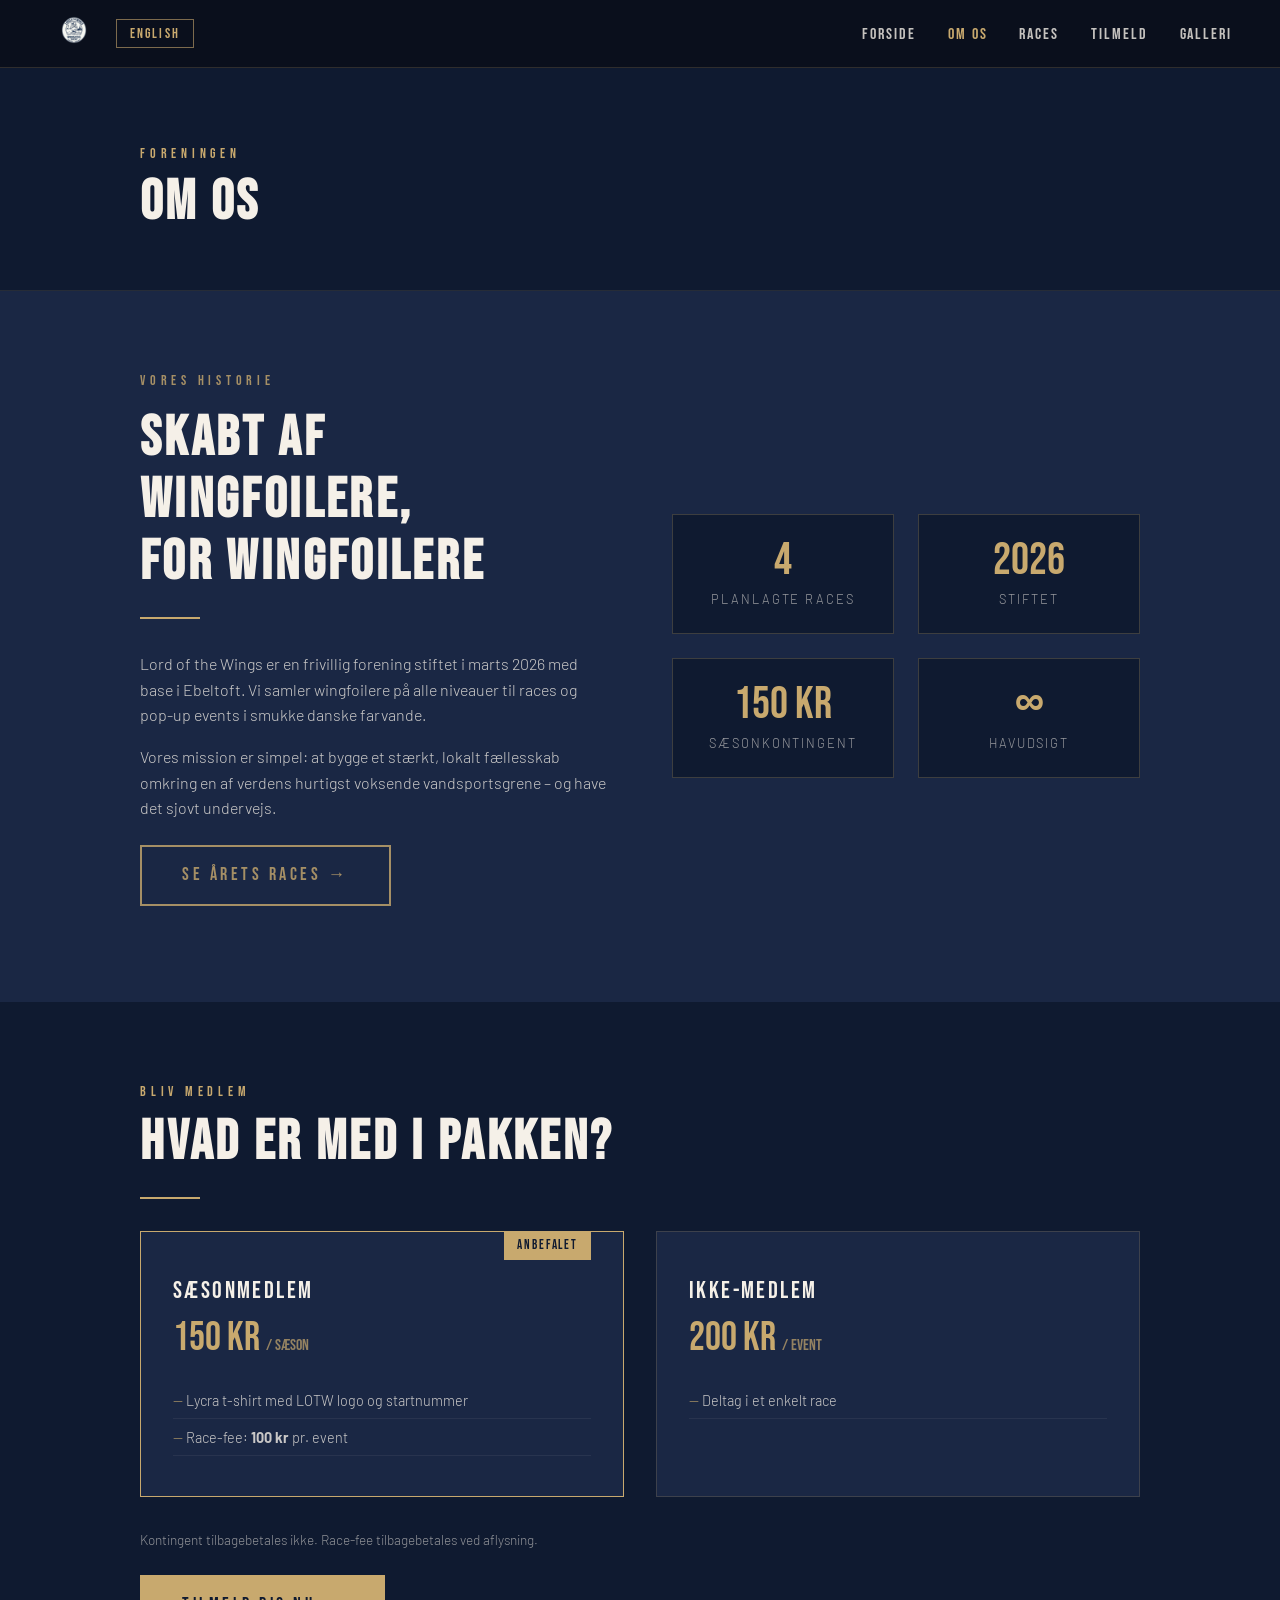
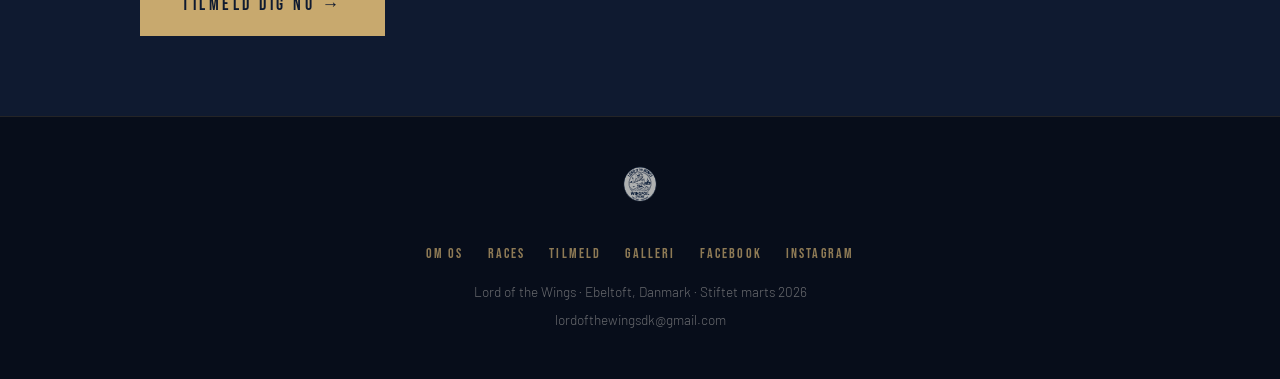
<file: om-os.html>
<!DOCTYPE html>
<html lang="da">
<head>
  <meta charset="UTF-8">
  <meta name="viewport" content="width=device-width, initial-scale=1.0">
  <title>Om os – Lord of the Wings</title>
  <link rel="stylesheet" href="style.css">
</head>
<body>

<!-- NAV -->
<nav>
  <div style="display:flex; align-items:center; gap:1rem;">
    <a href="index.html"><img class="nav-logo" src="LOGO_transparent.png" alt="Lord of the Wings logo"></a>
    <button class="lang-toggle" id="langToggle" onclick="toggleLang()">ENGLISH</button>
  </div>
  <ul class="nav-links">
    <li><a href="index.html" data-da="Forside" data-en="Home">Forside</a></li>
    <li><a href="om-os.html" data-da="Om os" data-en="About">Om os</a></li>
    <li><a href="races.html">Races</a></li>
    <li><a href="tilmelding.html" data-da="Tilmeld" data-en="Sign up">Tilmeld</a></li>
    <li><a href="galleri.html" data-da="Galleri" data-en="Gallery">Galleri</a></li>
  </ul>
</nav>

<!-- PAGE HERO -->
<div class="page-hero">
  <div class="container">
    <p class="section-label" data-da="Foreningen" data-en="The association">Foreningen</p>
    <h1 class="section-title" data-da="Om os" data-en="About us">Om os</h1>
  </div>
</div>

<!-- OM OS -->
<section class="about">
  <div class="container">
    <div class="about-grid">
      <div class="about-text">
        <p class="section-label" data-da="Vores historie" data-en="Our story">Vores historie</p>
        <h2 class="section-title" data-da="Skabt af wingfoilere,<br>for wingfoilere" data-en="Created by wingfoilers,<br>for wingfoilers">Skabt af wingfoilere,<br>for wingfoilere</h2>
        <div class="divider"></div>
        <p data-da="Lord of the Wings er en frivillig forening stiftet i marts 2026 med base i Ebeltoft. Vi samler wingfoilere på alle niveauer til races og pop-up events i smukke danske farvande." data-en="Lord of the Wings is a volunteer association founded in March 2026, based in Ebeltoft. We bring together wingfoilers of all levels for races and pop-up events in beautiful Danish waters.">Lord of the Wings er en frivillig forening stiftet i marts 2026 med base i Ebeltoft. Vi samler wingfoilere på alle niveauer til races og pop-up events i smukke danske farvande.</p>
        <p data-da="Vores mission er simpel: at bygge et stærkt, lokalt fællesskab omkring en af verdens hurtigst voksende vandsportsgrene – og have det sjovt undervejs." data-en="Our mission is simple: to build a strong, local community around one of the world's fastest-growing water sports – and have fun along the way.">Vores mission er simpel: at bygge et stærkt, lokalt fællesskab omkring en af verdens hurtigst voksende vandsportsgrene – og have det sjovt undervejs.</p>
        <p style="margin-top:1.5rem">
          <a class="btn" href="races.html" data-da="Se årets races →" data-en="See this year's races →">Se årets races →</a>
        </p>
      </div>
      <div class="about-stats">
        <div class="stat-card">
          <div class="stat-number">4</div>
          <div class="stat-label" data-da="Planlagte races" data-en="Planned races">Planlagte races</div>
        </div>
        <div class="stat-card">
          <div class="stat-number">2026</div>
          <div class="stat-label" data-da="Stiftet" data-en="Founded">Stiftet</div>
        </div>
        <div class="stat-card">
          <div class="stat-number">150 kr</div>
          <div class="stat-label" data-da="Sæsonkontingent" data-en="Season membership">Sæsonkontingent</div>
        </div>
        <div class="stat-card">
          <div class="stat-number">∞</div>
          <div class="stat-label" data-da="Havudsigt" data-en="Ocean view">Havudsigt</div>
        </div>
      </div>
    </div>
  </div>
</section>

<!-- KONTINGENT -->
<section class="membership" id="kontingent">
  <div class="container">
    <p class="section-label" data-da="Bliv medlem" data-en="Become a member">Bliv medlem</p>
    <h2 class="section-title" data-da="Hvad er med i pakken?" data-en="What's included?">Hvad er med i pakken?</h2>
    <div class="divider"></div>
    <div class="membership-cards">

      <div class="card featured">
        <div class="card-badge" data-da="Anbefalet" data-en="Recommended">Anbefalet</div>
        <div class="card-title" data-da="Sæsonmedlem" data-en="Season member">Sæsonmedlem</div>
        <div class="card-price">150 kr <span data-da="/ sæson" data-en="/ season">/ sæson</span></div>
        <ul>
          <li data-da="Lycra t-shirt med LOTW logo og startnummer" data-en="Lycra t-shirt with LOTW logo and race number">Lycra t-shirt med LOTW logo og startnummer</li>
          <li data-da="Race-fee: <strong>100 kr</strong> pr. event" data-en="Race fee: <strong>100 kr</strong> per event">Race-fee: <strong>100 kr</strong> pr. event</li>
        </ul>
      </div>

      <div class="card">
        <div class="card-title" data-da="Ikke-medlem" data-en="Non-member">Ikke-medlem</div>
        <div class="card-price">200 kr <span>/ event</span></div>
        <ul>
          <li data-da="Deltag i et enkelt race" data-en="Participate in a single race">Deltag i et enkelt race</li>
        </ul>
      </div>

    </div>
    <p style="margin-top:2rem; font-size:0.85rem; opacity:0.55;" data-da="Kontingent tilbagebetales ikke. Race-fee tilbagebetales ved aflysning." data-en="Membership fee is non-refundable. Race fee is refunded in case of cancellation.">Kontingent tilbagebetales ikke. Race-fee tilbagebetales ved aflysning.</p>
    <p style="margin-top:1.5rem">
      <a class="btn btn-solid" href="tilmelding.html" data-da="Tilmeld dig nu →" data-en="Sign up now →">Tilmeld dig nu →</a>
    </p>
  </div>
</section>

<!-- FOOTER -->
<footer>
  <img class="footer-logo" src="LOGO_transparent.png" alt="LOTW">
  <div class="footer-links">
    <a href="om-os.html" data-da="Om os" data-en="About">Om os</a>
    <a href="races.html">Races</a>
    <a href="tilmelding.html" data-da="Tilmeld" data-en="Sign up">Tilmeld</a>
    <a href="galleri.html" data-da="Galleri" data-en="Gallery">Galleri</a>
    <a href="https://www.facebook.com/profile.php?id=61580798024798" target="_blank">Facebook</a>
    <a href="https://www.instagram.com/lordofthewings_dk" target="_blank">Instagram</a>
  </div>
  <p data-da="Lord of the Wings · Ebeltoft, Danmark · Stiftet marts 2026" data-en="Lord of the Wings · Ebeltoft, Denmark · Founded March 2026">Lord of the Wings · Ebeltoft, Danmark · Stiftet marts 2026</p>
  <p style="margin-top:0.4rem;">lordofthewingsdk@gmail.com</p>
</footer>

<script src="script.js"></script>
</body>
</html>
</file>
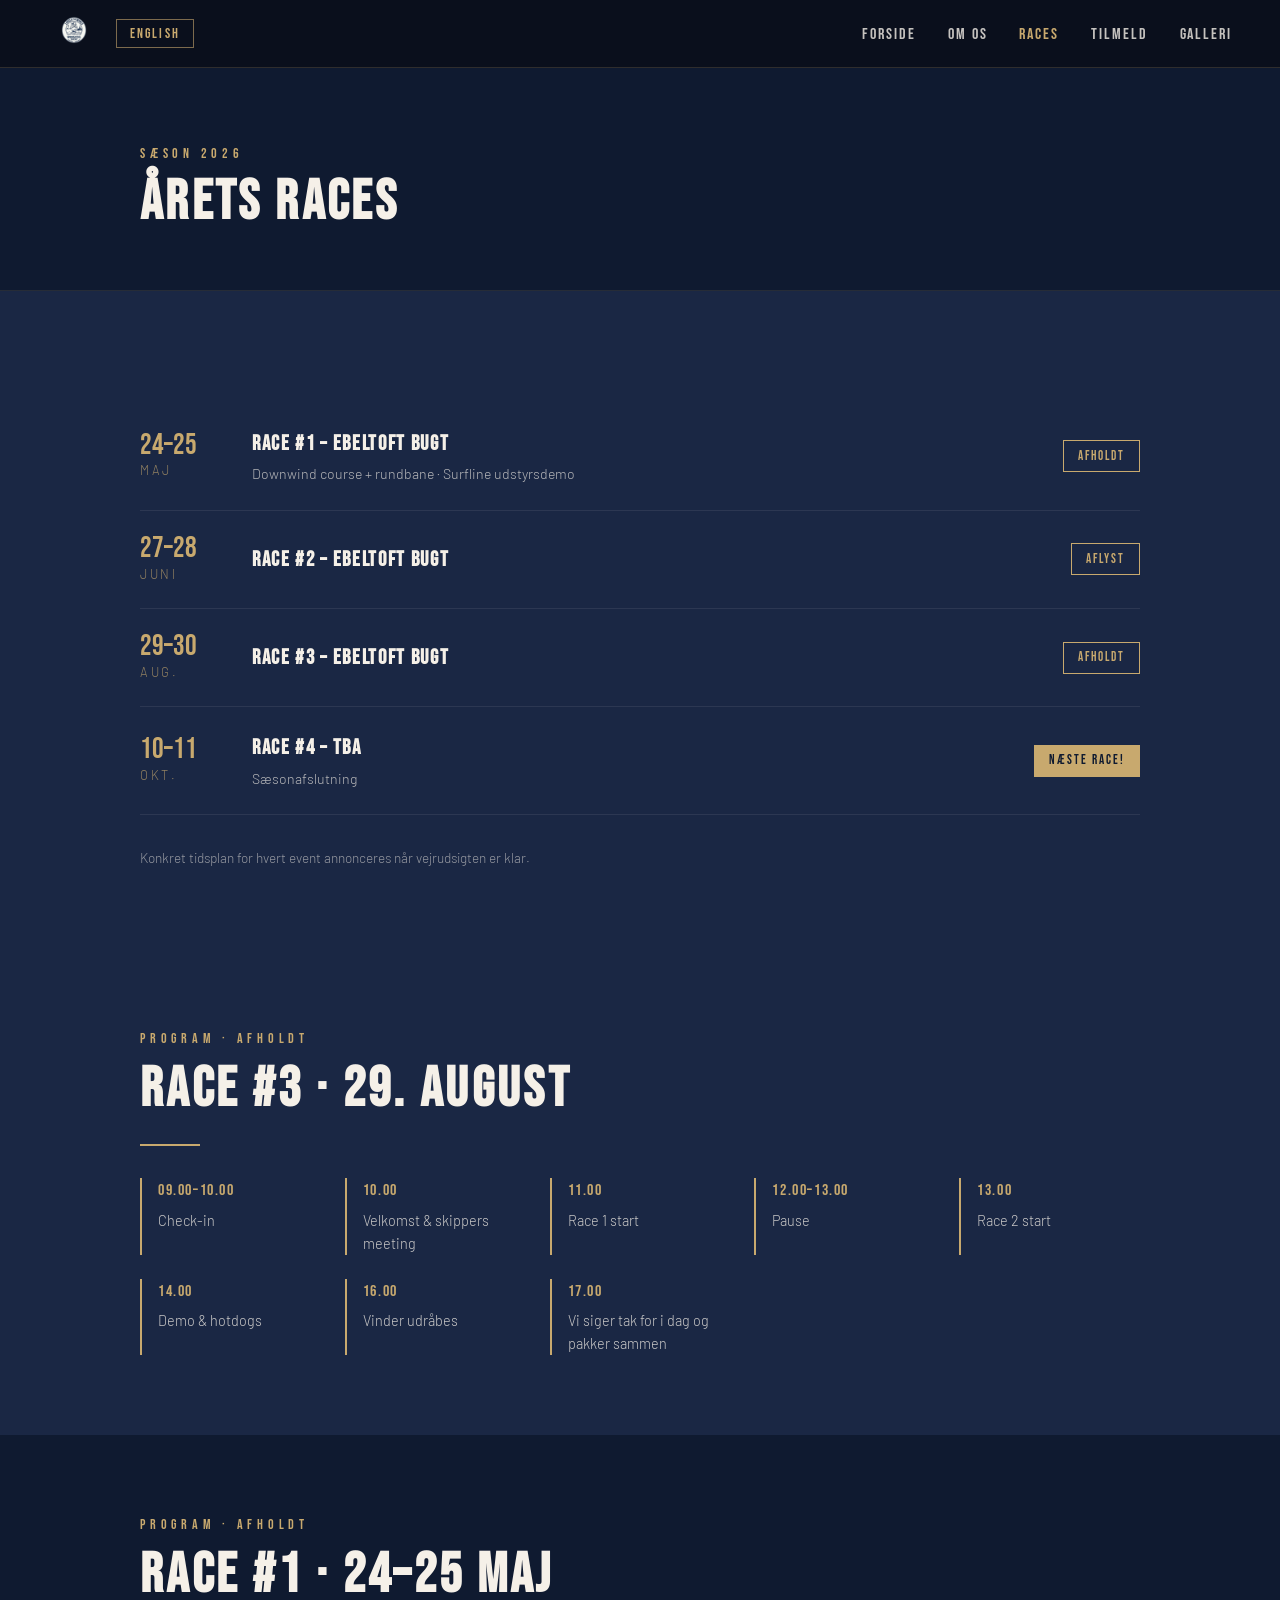
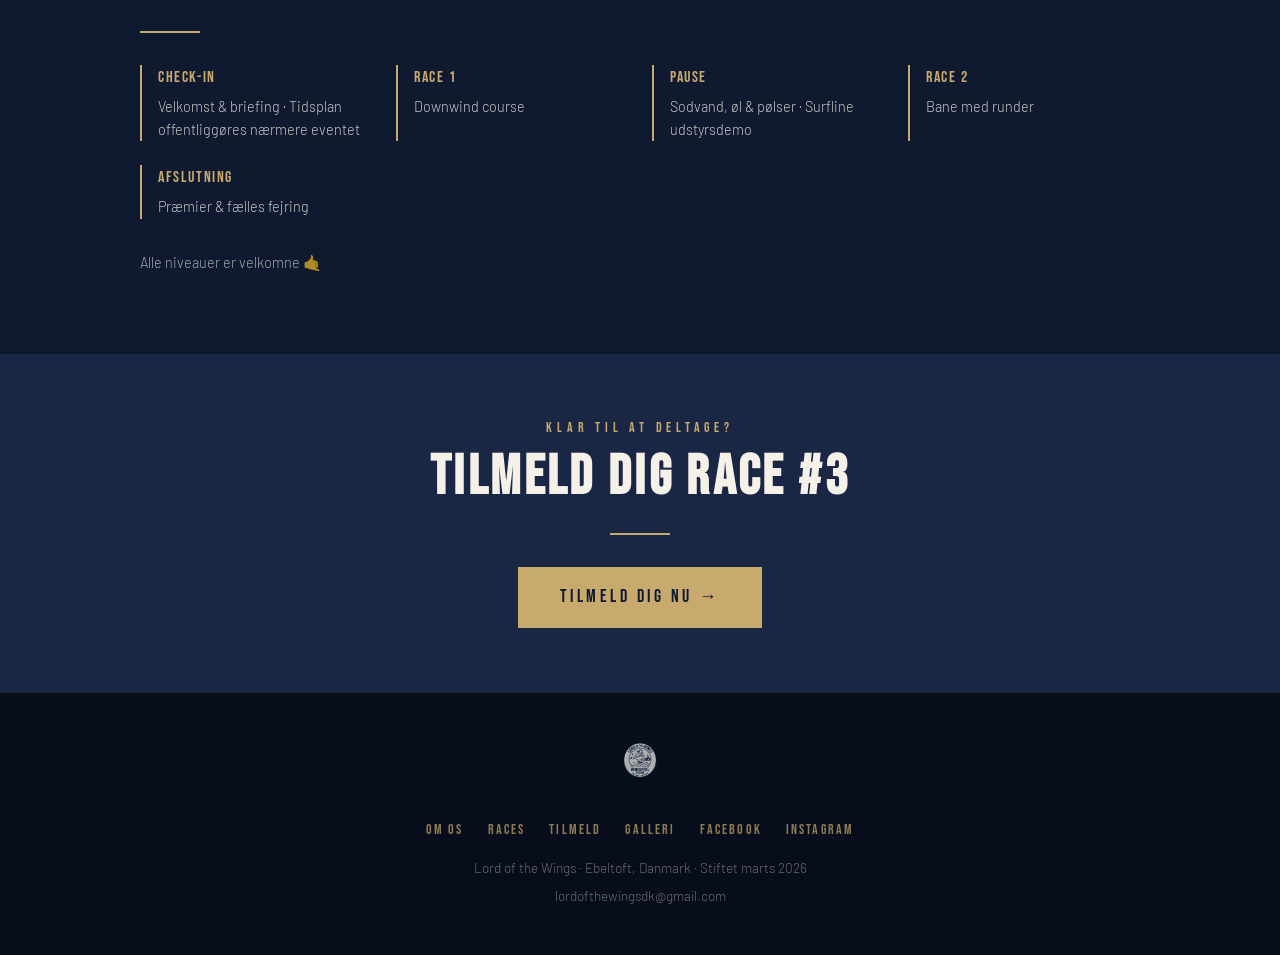
<file: races.html>
<!DOCTYPE html>
<html lang="da">
<head>
  <meta charset="UTF-8">
  <meta name="viewport" content="width=device-width, initial-scale=1.0">
  <title>Races – Lord of the Wings</title>
  <link rel="stylesheet" href="style.css">
</head>
<body>

<!-- NAV -->
<nav>
  <div style="display:flex; align-items:center; gap:1rem;">
    <a href="index.html"><img class="nav-logo" src="LOGO_transparent.png" alt="Lord of the Wings logo"></a>
    <button class="lang-toggle" id="langToggle" onclick="toggleLang()">ENGLISH</button>
  </div>
  <ul class="nav-links">
    <li><a href="index.html" data-da="Forside" data-en="Home">Forside</a></li>
    <li><a href="om-os.html" data-da="Om os" data-en="About">Om os</a></li>
    <li><a href="races.html">Races</a></li>
    <li><a href="tilmelding.html" data-da="Tilmeld" data-en="Sign up">Tilmeld</a></li>
    <li><a href="galleri.html" data-da="Galleri" data-en="Gallery">Galleri</a></li>
  </ul>
</nav>

<!-- PAGE HERO -->
<div class="page-hero">
  <div class="container">
    <p class="section-label" data-da="Sæson 2026" data-en="Season 2026">Sæson 2026</p>
    <h1 class="section-title" data-da="Årets races" data-en="This year's races">Årets races</h1>
  </div>
</div>

<!-- RACES -->
<section class="races">
  <div class="container">
    <div class="race-list">

      <div class="race-item">
        <div>
          <div class="race-date">24–25</div>
          <div class="race-month" data-da="Maj" data-en="May">Maj</div>
        </div>
        <div class="race-info">
          <h3>Race #1 – Ebeltoft Bugt</h3>
          <p data-da="Downwind course + rundbane · Surfline udstyrsdemo" data-en="Downwind course + lap race · Surfline gear demo">Downwind course + rundbane · Surfline udstyrsdemo</p>
        </div>
        <div class="race-badge" data-da="Afholdt" data-en="Completed">Afholdt</div>
      </div>

      <div class="race-item">
        <div>
          <div class="race-date">27–28</div>
          <div class="race-month" data-da="Juni" data-en="June">Juni</div>
        </div>
        <div class="race-info">
          <h3>Race #2 – Ebeltoft Bugt</h3>
        </div>
        <div class="race-badge" data-da="Aflyst" data-en="Cancelled">Aflyst</div>
      </div>

      <div class="race-item">
        <div>
          <div class="race-date">29–30</div>
          <div class="race-month" data-da="Aug." data-en="Aug.">Aug.</div>
        </div>
        <div class="race-info">
          <h3>Race #3 – Ebeltoft Bugt</h3>
        </div>
        <div class="race-badge" data-da="Afholdt" data-en="Completed">Afholdt</div>
      </div>

      <div class="race-item">
        <div>
          <div class="race-date">10–11</div>
          <div class="race-month" data-da="Okt." data-en="Oct.">Okt.</div>
        </div>
        <div class="race-info">
          <h3>Race #4 – TBA</h3>
          <p data-da="Sæsonafslutning" data-en="Season finale">Sæsonafslutning</p>
        </div>
        <div class="race-badge next" data-da="Næste race!" data-en="Next race!">Næste race!</div>
      </div>

    </div>
    <p style="margin-top:2rem; font-size:0.85rem; opacity:0.55;" data-da="Konkret tidsplan for hvert event annonceres når vejrudsigten er klar." data-en="Detailed schedule for each event will be announced when the weather forecast is ready.">Konkret tidsplan for hvert event annonceres når vejrudsigten er klar.</p>
  </div>
</section>

<!-- PROGRAM RACE #3 -->
<section style="background:var(--navy); padding:5rem 2rem;">
  <div class="container">
    <p class="section-label" data-da="Program · Afholdt" data-en="Programme · Completed">Program · Afholdt</p>
    <h2 class="section-title" data-da="Race #3 · 29. August" data-en="Race #3 · 29 August">Race #3 · 29. August</h2>
    <div class="divider"></div>
    <div style="display:grid; grid-template-columns: repeat(auto-fit, minmax(180px, 1fr)); gap:1.5rem;">
      <div style="border-left:2px solid var(--gold); padding-left:1rem;">
        <div style="font-family:'Bebas Neue',sans-serif; color:var(--gold); font-size:1rem; letter-spacing:0.1em;">09.00–10.00</div>
        <div style="font-size:0.9rem; opacity:0.8; margin-top:0.3rem;" data-da="Check-in" data-en="Check-in">Check-in</div>
      </div>
      <div style="border-left:2px solid var(--gold); padding-left:1rem;">
        <div style="font-family:'Bebas Neue',sans-serif; color:var(--gold); font-size:1rem; letter-spacing:0.1em;">10.00</div>
        <div style="font-size:0.9rem; opacity:0.8; margin-top:0.3rem;" data-da="Velkomst &amp; skippers meeting" data-en="Welcome &amp; skippers meeting">Velkomst &amp; skippers meeting</div>
      </div>
      <div style="border-left:2px solid var(--gold); padding-left:1rem;">
        <div style="font-family:'Bebas Neue',sans-serif; color:var(--gold); font-size:1rem; letter-spacing:0.1em;">11.00</div>
        <div style="font-size:0.9rem; opacity:0.8; margin-top:0.3rem;" data-da="Race 1 start" data-en="Race 1 start">Race 1 start</div>
      </div>
      <div style="border-left:2px solid var(--gold); padding-left:1rem;">
        <div style="font-family:'Bebas Neue',sans-serif; color:var(--gold); font-size:1rem; letter-spacing:0.1em;">12.00–13.00</div>
        <div style="font-size:0.9rem; opacity:0.8; margin-top:0.3rem;" data-da="Pause" data-en="Break">Pause</div>
      </div>
      <div style="border-left:2px solid var(--gold); padding-left:1rem;">
        <div style="font-family:'Bebas Neue',sans-serif; color:var(--gold); font-size:1rem; letter-spacing:0.1em;">13.00</div>
        <div style="font-size:0.9rem; opacity:0.8; margin-top:0.3rem;" data-da="Race 2 start" data-en="Race 2 start">Race 2 start</div>
      </div>
      <div style="border-left:2px solid var(--gold); padding-left:1rem;">
        <div style="font-family:'Bebas Neue',sans-serif; color:var(--gold); font-size:1rem; letter-spacing:0.1em;">14.00</div>
        <div style="font-size:0.9rem; opacity:0.8; margin-top:0.3rem;" data-da="Demo &amp; hotdogs" data-en="Demo &amp; hot dogs">Demo &amp; hotdogs</div>
      </div>
      <div style="border-left:2px solid var(--gold); padding-left:1rem;">
        <div style="font-family:'Bebas Neue',sans-serif; color:var(--gold); font-size:1rem; letter-spacing:0.1em;">16.00</div>
        <div style="font-size:0.9rem; opacity:0.8; margin-top:0.3rem;" data-da="Vinder udråbes" data-en="Winner announced">Vinder udråbes</div>
      </div>
      <div style="border-left:2px solid var(--gold); padding-left:1rem;">
        <div style="font-family:'Bebas Neue',sans-serif; color:var(--gold); font-size:1rem; letter-spacing:0.1em;">17.00</div>
        <div style="font-size:0.9rem; opacity:0.8; margin-top:0.3rem;" data-da="Vi siger tak for i dag og pakker sammen" data-en="We say goodbye and pack up">Vi siger tak for i dag og pakker sammen</div>
      </div>
    </div>
  </div>
</section>

<!-- PROGRAM RACE #1 -->
<section style="background:var(--navy-dark); padding:5rem 2rem;">
  <div class="container">
    <p class="section-label" data-da="Program · Afholdt" data-en="Programme · Completed">Program · Afholdt</p>
    <h2 class="section-title" data-da="Race #1 · 24–25 Maj" data-en="Race #1 · 24–25 May">Race #1 · 24–25 Maj</h2>
    <div class="divider"></div>
    <div style="display:grid; grid-template-columns: repeat(auto-fit, minmax(200px, 1fr)); gap:1.5rem; margin-top:1.5rem;">
      <div style="border-left:2px solid var(--gold); padding-left:1rem;">
        <div style="font-family:'Bebas Neue',sans-serif; color:var(--gold); font-size:1rem; letter-spacing:0.1em;">Check-in</div>
        <div style="font-size:0.9rem; opacity:0.8; margin-top:0.3rem;" data-da="Velkomst &amp; briefing · Tidsplan offentliggøres nærmere eventet" data-en="Welcome &amp; briefing · Schedule published closer to the event">Velkomst &amp; briefing · Tidsplan offentliggøres nærmere eventet</div>
      </div>
      <div style="border-left:2px solid var(--gold); padding-left:1rem;">
        <div style="font-family:'Bebas Neue',sans-serif; color:var(--gold); font-size:1rem; letter-spacing:0.1em;">Race 1</div>
        <div style="font-size:0.9rem; opacity:0.8; margin-top:0.3rem;">Downwind course</div>
      </div>
      <div style="border-left:2px solid var(--gold); padding-left:1rem;">
        <div style="font-family:'Bebas Neue',sans-serif; color:var(--gold); font-size:1rem; letter-spacing:0.1em;" data-da="Pause" data-en="Break">Pause</div>
        <div style="font-size:0.9rem; opacity:0.8; margin-top:0.3rem;" data-da="Sodvand, øl &amp; pølser · Surfline udstyrsdemo" data-en="Soft drinks, beer &amp; hot dogs · Surfline gear demo">Sodvand, øl &amp; pølser · Surfline udstyrsdemo</div>
      </div>
      <div style="border-left:2px solid var(--gold); padding-left:1rem;">
        <div style="font-family:'Bebas Neue',sans-serif; color:var(--gold); font-size:1rem; letter-spacing:0.1em;">Race 2</div>
        <div style="font-size:0.9rem; opacity:0.8; margin-top:0.3rem;" data-da="Bane med runder" data-en="Lap course">Bane med runder</div>
      </div>
      <div style="border-left:2px solid var(--gold); padding-left:1rem;">
        <div style="font-family:'Bebas Neue',sans-serif; color:var(--gold); font-size:1rem; letter-spacing:0.1em;" data-da="Afslutning" data-en="Finish">Afslutning</div>
        <div style="font-size:0.9rem; opacity:0.8; margin-top:0.3rem;" data-da="Præmier &amp; fælles fejring" data-en="Prizes &amp; celebration">Præmier &amp; fælles fejring</div>
      </div>
    </div>
    <p style="margin-top:2rem; font-size:0.9rem; opacity:0.65;" data-da="Alle niveauer er velkomne 🤙" data-en="All levels welcome 🤙">Alle niveauer er velkomne 🤙</p>
  </div>
</section>

<!-- CTA -->
<section style="background:var(--navy); padding:4rem 2rem; text-align:center;">
  <div class="container">
    <p class="section-label" data-da="Klar til at deltage?" data-en="Ready to join?">Klar til at deltage?</p>
    <h2 class="section-title" data-da="Tilmeld dig Race #3" data-en="Sign up for Race #3">Tilmeld dig Race #3</h2>
    <div class="divider" style="margin:0 auto 2rem;"></div>
    <a class="btn btn-solid" href="tilmelding.html" data-da="Tilmeld dig nu →" data-en="Sign up now →">Tilmeld dig nu →</a>
  </div>
</section>

<!-- FOOTER -->
<footer>
  <img class="footer-logo" src="LOGO_transparent.png" alt="LOTW">
  <div class="footer-links">
    <a href="om-os.html" data-da="Om os" data-en="About">Om os</a>
    <a href="races.html">Races</a>
    <a href="tilmelding.html" data-da="Tilmeld" data-en="Sign up">Tilmeld</a>
    <a href="galleri.html" data-da="Galleri" data-en="Gallery">Galleri</a>
    <a href="https://www.facebook.com/profile.php?id=61580798024798" target="_blank">Facebook</a>
    <a href="https://www.instagram.com/lordofthewings_dk" target="_blank">Instagram</a>
  </div>
  <p data-da="Lord of the Wings · Ebeltoft, Danmark · Stiftet marts 2026" data-en="Lord of the Wings · Ebeltoft, Denmark · Founded March 2026">Lord of the Wings · Ebeltoft, Danmark · Stiftet marts 2026</p>
  <p style="margin-top:0.4rem;">lordofthewingsdk@gmail.com</p>
</footer>

<script src="script.js"></script>
</body>
</html>
</file>
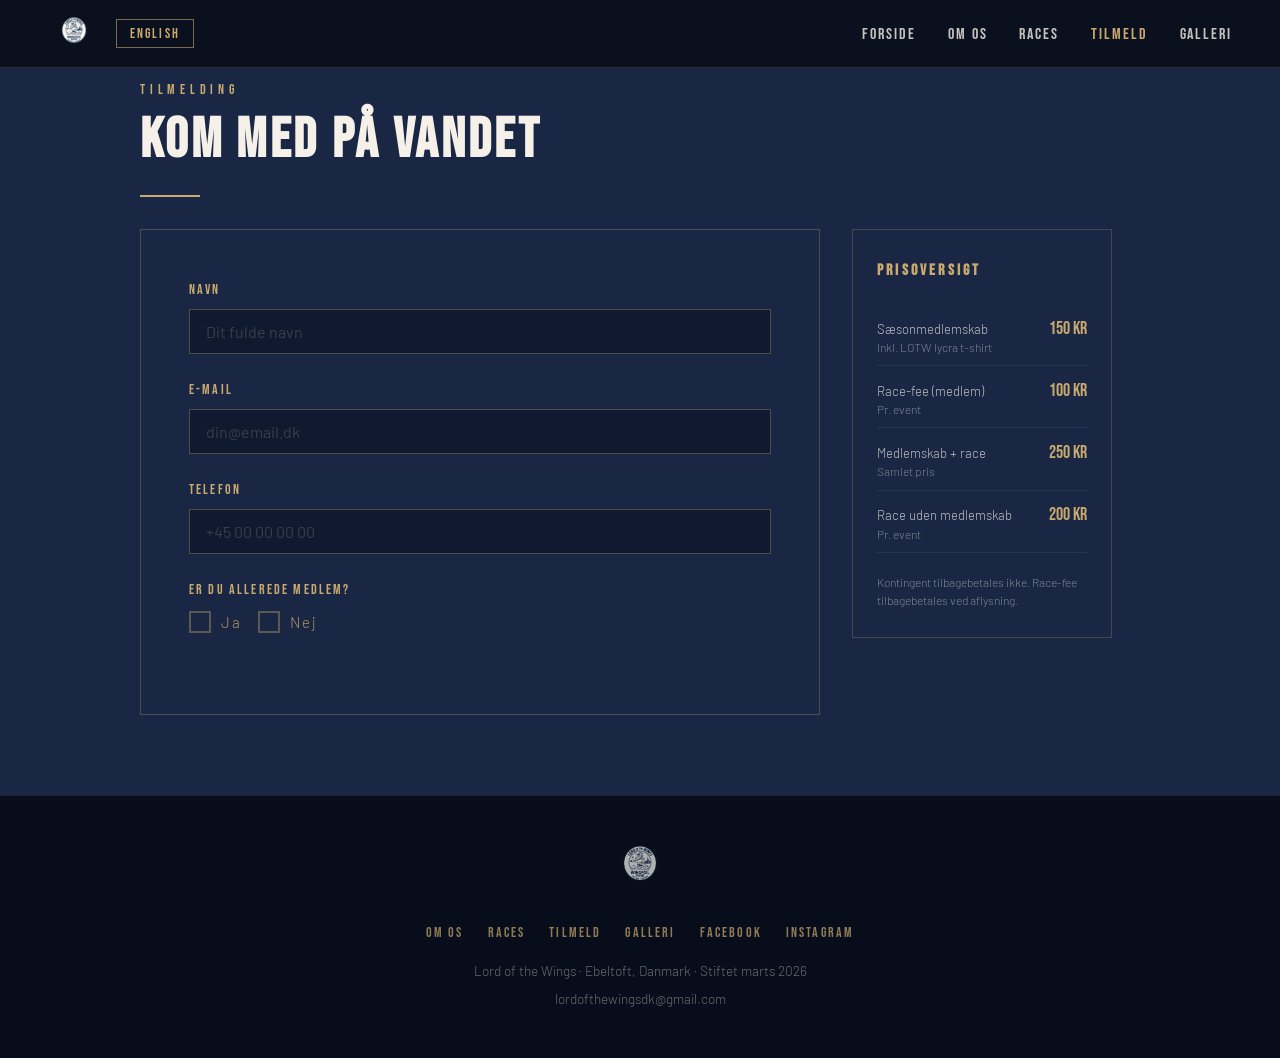
<file: tilmelding.html>
<!DOCTYPE html>
<html lang="da">
<head>
  <meta charset="UTF-8">
  <meta name="viewport" content="width=device-width, initial-scale=1.0">
  <title>Tilmelding – Lord of the Wings</title>
  <link rel="stylesheet" href="style.css">
</head>
<body>

<!-- NAV -->
<nav>
  <div style="display:flex; align-items:center; gap:1rem;">
    <a href="index.html"><img class="nav-logo" src="LOGO_transparent.png" alt="Lord of the Wings logo"></a>
    <button class="lang-toggle" id="langToggle" onclick="toggleLang()">ENGLISH</button>
  </div>
  <ul class="nav-links">
    <li><a href="index.html" data-da="Forside" data-en="Home">Forside</a></li>
    <li><a href="om-os.html" data-da="Om os" data-en="About">Om os</a></li>
    <li><a href="races.html">Races</a></li>
    <li><a href="tilmelding.html" data-da="Tilmeld" data-en="Sign up">Tilmeld</a></li>
    <li><a href="galleri.html" data-da="Galleri" data-en="Gallery">Galleri</a></li>
  </ul>
</nav>

<!-- TILMELDING -->
<section class="signup" id="tilmeld" style="background:var(--navy);">
  <div class="container">
    <p class="section-label" data-da="Tilmelding" data-en="Sign up">Tilmelding</p>
    <h2 class="section-title" data-da="Kom med på vandet" data-en="Join us on the water">Kom med på vandet</h2>
    <div class="divider"></div>

    <div class="signup-layout">
    <div class="signup-box">

      <div class="form-success" id="formSuccess">
        <h3 data-da="Tak for din tilmelding!" data-en="Thanks for signing up!">Tak for din tilmelding!</h3>
        <p data-da="Vi har sendt en bekræftelse til din e-mailadresse." data-en="We've sent a confirmation to your email address." style="opacity:0.8;">Vi har sendt en bekræftelse til din e-mailadresse.</p>
      </div>

      <!-- Skeleton forms til Netlify registrering -->
      <form name="tilmelding-da" netlify netlify-honeypot="bot-field" hidden>
        <input name="navn"><input name="email"><input name="telefon"><input name="type"><input name="bot-field">
      </form>
      <form name="tilmelding-en" netlify netlify-honeypot="bot-field" hidden>
        <input name="navn"><input name="email"><input name="telefon"><input name="type"><input name="bot-field">
      </form>

      <form id="tilmeldingForm">
        <input type="hidden" name="type" id="typeHidden">
        <p style="display:none"><input name="bot-field"></p>

        <div class="form-group">
          <label for="navn" data-da="NAVN" data-en="NAME">NAVN</label>
          <input type="text" id="navn" name="navn" placeholder="Dit fulde navn" required>
        </div>
        <div class="form-group">
          <label for="email" data-da="E-MAIL" data-en="EMAIL">E-MAIL</label>
          <input type="email" id="email" name="email" placeholder="din@email.dk" required>
        </div>
        <div class="form-group">
          <label for="telefon" data-da="TELEFON" data-en="PHONE">TELEFON</label>
          <input type="tel" id="telefon" name="telefon" placeholder="+45 00 00 00 00" required>
        </div>

        <!-- Spørgsmål 1 -->
        <div class="form-group" id="q1">
          <label data-da="ER DU ALLEREDE MEDLEM?" data-en="ARE YOU ALREADY A MEMBER?">ER DU ALLEREDE MEDLEM?</label>
          <div class="radio-group">
            <label><input type="radio" name="er_medlem" value="ja" onchange="handleMedlem()"><span class="radio-box"></span> <span data-da="Ja" data-en="Yes">Ja</span></label>
            <label><input type="radio" name="er_medlem" value="nej" onchange="handleMedlem()"><span class="radio-box"></span> <span data-da="Nej" data-en="No">Nej</span></label>
          </div>
        </div>

        <!-- Svar: allerede medlem → vis pris direkte -->
        <div id="result-ja" style="display:none;">
          <div class="price-display">
            <div class="price-display-title" data-da="Race 10.10–11.10 tilmelding" data-en="Race 10.10–11.10 registration">Race 10.10–11.10 tilmelding</div>
            <div class="price-display-amount">100 kr.</div>
          </div>
        </div>

        <!-- Spørgsmål 2 (kun hvis ikke-medlem) -->
        <div class="form-group" id="q2" style="display:none;">
          <label data-da="ØNSKER DU AT BLIVE MEDLEM?" data-en="WOULD YOU LIKE TO BECOME A MEMBER?">ØNSKER DU AT BLIVE MEDLEM?</label>
          <div class="radio-group">
            <label><input type="radio" name="vil_medlem" value="ja" onchange="handleVilMedlem()"><span class="radio-box"></span> <span data-da="Ja" data-en="Yes">Ja</span></label>
            <label><input type="radio" name="vil_medlem" value="nej" onchange="handleVilMedlem()"><span class="radio-box"></span> <span data-da="Nej" data-en="No">Nej</span></label>
          </div>
        </div>

        <!-- Svar: vil blive medlem → to valgmuligheder -->
        <div id="result-vil-ja" style="display:none;">
          <label class="option-card" id="card-kun-medlem" onclick="selectOption(this, 'membership-only')">
            <input type="radio" name="valg" value="Kun medlemskab - 150 kr.">
            <div class="option-card-label">
              <div class="option-card-title" data-da="Kun medlemskab" data-en="Membership only">Kun medlemskab</div>
              <div class="option-card-price">150 kr.</div>
            </div>
          </label>
          <label class="option-card" id="card-med-race" onclick="selectOption(this, 'membership-race')">
            <input type="radio" name="valg" value="Medlemskab og race 10.10-11.10 - 250 kr.">
            <div class="option-card-label">
              <div class="option-card-title" data-da="Medlemskab og race 10.10–11.10" data-en="Membership and race 10.10–11.10">Medlemskab og race 10.10–11.10</div>
              <div class="option-card-price">250 kr.</div>
            </div>
          </label>
        </div>

        <!-- Svar: vil ikke blive medlem → vis pris direkte -->
        <div id="result-vil-nej" style="display:none;">
          <div class="price-display">
            <div class="price-display-title" data-da="Race 10.10–11.10 tilmelding uden medlemskab" data-en="Race 10.10–11.10 registration without membership">Race 10.10–11.10 tilmelding uden medlemskab</div>
            <div class="price-display-amount">200 kr.</div>
          </div>
        </div>

        <p id="paymentNote" style="display:none; margin-top:1.5rem; font-size:0.88rem; opacity:0.7;" data-da="Du modtager en bekræftelsesmail med betalingsinformation." data-en="You will receive a confirmation email with payment details.">Du modtager en bekræftelsesmail med betalingsinformation.</p>
        <button type="submit" id="submitBtn" class="btn btn-solid" style="width:100%; margin-top:0.75rem; display:none;" data-da="Send tilmelding" data-en="Submit registration">Send tilmelding</button>
      </form>

    </div><!-- /.signup-box -->

    <!-- PRISOVERSIGT -->
    <aside class="price-sidebar">
      <h3 data-da="Prisoversigt" data-en="Price overview">Prisoversigt</h3>

      <div class="price-row">
        <div class="price-row-label">
          <span data-da="Sæsonmedlemskab" data-en="Season membership">Sæsonmedlemskab</span>
          <small data-da="Inkl. LOTW lycra t-shirt" data-en="Incl. LOTW lycra t-shirt">Inkl. LOTW lycra t-shirt</small>
        </div>
        <div class="price-row-amount">150 kr</div>
      </div>

      <div class="price-row">
        <div class="price-row-label">
          <span data-da="Race-fee (medlem)" data-en="Race fee (member)">Race-fee (medlem)</span>
          <small data-da="Pr. event" data-en="Per event">Pr. event</small>
        </div>
        <div class="price-row-amount">100 kr</div>
      </div>

      <div class="price-row">
        <div class="price-row-label">
          <span data-da="Medlemskab + race" data-en="Membership + race">Medlemskab + race</span>
          <small data-da="Samlet pris" data-en="Combined price">Samlet pris</small>
        </div>
        <div class="price-row-amount">250 kr</div>
      </div>

      <div class="price-row">
        <div class="price-row-label">
          <span data-da="Race uden medlemskab" data-en="Race without membership">Race uden medlemskab</span>
          <small data-da="Pr. event" data-en="Per event">Pr. event</small>
        </div>
        <div class="price-row-amount">200 kr</div>
      </div>

      <p class="price-note" data-da="Kontingent tilbagebetales ikke. Race-fee tilbagebetales ved aflysning." data-en="Membership fee is non-refundable. Race fee is refunded in case of cancellation.">Kontingent tilbagebetales ikke. Race-fee tilbagebetales ved aflysning.</p>
    </aside>

    </div><!-- /.signup-layout -->
  </div>
</section>

<!-- FOOTER -->
<footer>
  <img class="footer-logo" src="LOGO_transparent.png" alt="LOTW">
  <div class="footer-links">
    <a href="om-os.html" data-da="Om os" data-en="About">Om os</a>
    <a href="races.html">Races</a>
    <a href="tilmelding.html" data-da="Tilmeld" data-en="Sign up">Tilmeld</a>
    <a href="galleri.html" data-da="Galleri" data-en="Gallery">Galleri</a>
    <a href="https://www.facebook.com/profile.php?id=61580798024798" target="_blank">Facebook</a>
    <a href="https://www.instagram.com/lordofthewings_dk" target="_blank">Instagram</a>
  </div>
  <p data-da="Lord of the Wings · Ebeltoft, Danmark · Stiftet marts 2026" data-en="Lord of the Wings · Ebeltoft, Denmark · Founded March 2026">Lord of the Wings · Ebeltoft, Danmark · Stiftet marts 2026</p>
  <p style="margin-top:0.4rem;">lordofthewingsdk@gmail.com</p>
</footer>

<script src="script.js"></script>
<script>
  // ── Tilmelding form logic ─────────────────────────────────────────────────
  const typeText = {
    'member-race':     { da: 'Race 10.10-11.10 tilmelding - 100 kr.',                   en: 'Race 10.10-11.10 registration - 100 kr.' },
    'membership-only': { da: 'Kun medlemskab - 150 kr.',                                 en: 'Membership only - 150 kr.' },
    'membership-race': { da: 'Medlemskab og race 10.10-11.10 - 250 kr.',                 en: 'Membership and race 10.10-11.10 - 250 kr.' },
    'race-only':       { da: 'Race 10.10-11.10 tilmelding uden medlemskab - 200 kr.',    en: 'Race 10.10-11.10 registration without membership - 200 kr.' },
  };

  let selectedTypeKey = '';

  function hide(...ids) { ids.forEach(id => document.getElementById(id).style.display = 'none'); }
  function show(...ids) { ids.forEach(id => document.getElementById(id).style.display = ''); }

  function handleMedlem() {
    const val = document.querySelector('input[name="er_medlem"]:checked')?.value;
    hide('result-ja', 'q2', 'result-vil-ja', 'result-vil-nej', 'paymentNote', 'submitBtn');
    document.querySelectorAll('input[name="vil_medlem"]').forEach(r => r.checked = false);
    document.querySelectorAll('.option-card').forEach(c => c.classList.remove('selected'));
    selectedTypeKey = '';
    if (val === 'ja') {
      selectedTypeKey = 'member-race';
      show('result-ja', 'paymentNote', 'submitBtn');
    } else if (val === 'nej') {
      show('q2');
    }
  }

  function handleVilMedlem() {
    const val = document.querySelector('input[name="vil_medlem"]:checked')?.value;
    hide('result-vil-ja', 'result-vil-nej', 'paymentNote', 'submitBtn');
    document.querySelectorAll('.option-card').forEach(c => c.classList.remove('selected'));
    selectedTypeKey = '';
    if (val === 'ja') {
      show('result-vil-ja');
    } else if (val === 'nej') {
      selectedTypeKey = 'race-only';
      show('result-vil-nej', 'paymentNote', 'submitBtn');
    }
  }

  function selectOption(card, key) {
    document.querySelectorAll('.option-card').forEach(c => c.classList.remove('selected'));
    card.classList.add('selected');
    selectedTypeKey = key;
    show('paymentNote', 'submitBtn');
  }

  // Netlify Forms – AJAX indsendelse
  const form = document.getElementById('tilmeldingForm');
  form.addEventListener('submit', async (e) => {
    e.preventDefault();
    if (!selectedTypeKey) return;
    const btn = document.getElementById('submitBtn');
    btn.disabled = true;
    btn.textContent = '…';
    try {
      const body = new URLSearchParams({
        'form-name': lang === 'da' ? 'tilmelding-da' : 'tilmelding-en',
        'navn':      document.getElementById('navn').value,
        'email':     document.getElementById('email').value,
        'telefon':   document.getElementById('telefon').value,
        'type':      typeText[selectedTypeKey][lang],
      }).toString();
      await fetch('/', {
        method: 'POST',
        headers: { 'Content-Type': 'application/x-www-form-urlencoded' },
        body
      });
      form.style.display = 'none';
      document.getElementById('formSuccess').style.display = 'block';
    } catch {
      btn.disabled = false;
      btn.textContent = lang === 'da' ? 'Send tilmelding' : 'Submit registration';
      alert(lang === 'da' ? 'Noget gik galt – prøv igen.' : 'Something went wrong – please try again.');
    }
  });
</script>
</body>
</html>
</file>
<file: style.css>
@import url('https://fonts.googleapis.com/css2?family=Bebas+Neue&family=Barlow:wght@300;400;600&display=swap');

*, *::before, *::after { box-sizing: border-box; margin: 0; padding: 0; }

:root {
  --navy: #1a2744;
  --navy-dark: #0f1a30;
  --cream: #f5f0e8;
  --cream-dark: #e8e0cf;
  --gold: #c8a96e;
  --white: #ffffff;
}

html { scroll-behavior: smooth; }

body {
  background: var(--navy-dark);
  color: var(--cream);
  font-family: 'Barlow', sans-serif;
  font-weight: 300;
  line-height: 1.6;
}

/* ── NAV ── */
nav {
  position: fixed;
  top: 0; left: 0; right: 0;
  z-index: 100;
  display: flex;
  align-items: center;
  justify-content: space-between;
  padding: 1rem 3rem;
  background: rgba(10, 15, 28, 0.92);
  backdrop-filter: blur(8px);
  border-bottom: 1px solid rgba(200, 169, 110, 0.2);
}
.nav-logo { width: 52px; }
.nav-links { display: flex; gap: 2rem; list-style: none; align-items: center; }
.nav-links a {
  color: var(--cream);
  text-decoration: none;
  font-family: 'Bebas Neue', sans-serif;
  font-size: 1rem;
  letter-spacing: 0.12em;
  opacity: 0.8;
  transition: opacity 0.2s, color 0.2s;
}
.nav-links a:hover,
.nav-links a.active { opacity: 1; color: var(--gold); }

/* ── LANG TOGGLE ── */
.lang-toggle {
  background: transparent;
  border: 1px solid rgba(200,169,110,0.6);
  color: var(--gold);
  font-family: 'Bebas Neue', sans-serif;
  font-size: 0.9rem;
  letter-spacing: 0.15em;
  padding: 0.3rem 0.8rem;
  cursor: pointer;
  transition: background 0.2s, color 0.2s;
}
.lang-toggle:hover { background: var(--gold); color: var(--navy-dark); }

/* ── HERO (forside) ── */
.hero {
  min-height: 100vh;
  display: flex;
  flex-direction: column;
  align-items: center;
  justify-content: center;
  text-align: center;
  padding: 7rem 2rem 4rem;
  background: var(--navy-dark);
  position: relative;
  overflow: hidden;
}
.hero-video {
  position: absolute;
  top: 0; left: 0;
  width: 100%; height: 100%;
  object-fit: cover;
  z-index: 0;
  opacity: 0.65;
}
.hero-overlay {
  position: absolute;
  inset: 0;
  background: rgba(10, 15, 28, 0.55);
  z-index: 1;
}
.hero > *:not(.hero-video):not(.hero-overlay) { position: relative; z-index: 2; }
.hero-logo { width: 440px; margin-bottom: 2.5rem; }
.hero h1 {
  font-family: 'Bebas Neue', sans-serif;
  font-size: clamp(3rem, 8vw, 7rem);
  letter-spacing: 0.08em;
  line-height: 1;
  color: var(--cream);
}
.hero-sub {
  font-family: 'Bebas Neue', sans-serif;
  font-size: clamp(1.1rem, 3vw, 1.8rem);
  letter-spacing: 0.3em;
  color: var(--gold);
  margin: 0.6rem 0 2rem;
  text-transform: uppercase;
}
.hero-desc {
  max-width: 600px;
  font-size: 1.05rem;
  opacity: 0.8;
  margin-bottom: 2.5rem;
}
.hero-btns { display: flex; gap: 1rem; flex-wrap: wrap; justify-content: center; }

/* ── PAGE HERO (undersider) ── */
.page-hero {
  padding: 9rem 3rem 3.5rem;
  background: var(--navy-dark);
  border-bottom: 1px solid rgba(200,169,110,0.12);
}
.page-hero .section-label { margin-bottom: 0.4rem; }
.page-hero .section-title { margin-bottom: 0; }

/* ── QUICK LINKS (forside) ── */
.quick-links { background: var(--navy); padding: 5rem 2rem; }
.quick-links-grid {
  display: grid;
  grid-template-columns: repeat(auto-fit, minmax(200px, 1fr));
  gap: 1.5rem;
  margin-top: 2rem;
}
.quick-card {
  background: var(--navy-dark);
  border: 1px solid rgba(200,169,110,0.2);
  padding: 2rem 1.5rem;
  text-decoration: none;
  transition: border-color 0.25s;
  display: block;
}
.quick-card:hover { border-color: var(--gold); }
.quick-card h3 {
  font-family: 'Bebas Neue', sans-serif;
  font-size: 1.4rem;
  letter-spacing: 0.1em;
  color: var(--cream);
  margin-bottom: 0.3rem;
}
.quick-card p { font-size: 0.85rem; opacity: 1; color: var(--cream); margin-bottom: 1rem; }
.quick-card .arrow { color: var(--gold); font-family: 'Bebas Neue', sans-serif; letter-spacing: 0.1em; font-size: 0.9rem; }

/* ── SECTIONS ── */
section { padding: 5rem 2rem; }
.container { max-width: 1000px; margin: 0 auto; }
.section-label {
  font-family: 'Bebas Neue', sans-serif;
  font-size: 0.85rem;
  letter-spacing: 0.35em;
  color: var(--gold);
  text-transform: uppercase;
  margin-bottom: 0.5rem;
}
.section-title {
  font-family: 'Bebas Neue', sans-serif;
  font-size: clamp(2.2rem, 5vw, 3.5rem);
  letter-spacing: 0.06em;
  color: var(--cream);
  line-height: 1.1;
  margin-bottom: 1.5rem;
}
.divider { width: 60px; height: 2px; background: var(--gold); margin-bottom: 2rem; }

/* ── BUTTONS ── */
.btn {
  display: inline-block;
  padding: 0.9rem 2.5rem;
  background: transparent;
  border: 2px solid var(--gold);
  color: var(--gold);
  font-family: 'Bebas Neue', sans-serif;
  font-size: 1.1rem;
  letter-spacing: 0.2em;
  text-decoration: none;
  cursor: pointer;
  transition: background 0.25s, color 0.25s;
}
.btn:hover { background: var(--gold); color: var(--navy-dark); }
.btn-solid { background: var(--gold); color: var(--navy-dark); }
.btn-solid:hover { background: var(--cream); border-color: var(--cream); }

/* ── OM OS ── */
.about { background: var(--navy); }
.about-grid { display: grid; grid-template-columns: 1fr 1fr; gap: 4rem; align-items: center; }
.about-text p { opacity: 0.8; margin-bottom: 1rem; }
.about-stats { display: grid; grid-template-columns: 1fr 1fr; gap: 1.5rem; }
.stat-card {
  background: var(--navy-dark);
  border: 1px solid rgba(200,169,110,0.25);
  padding: 1.5rem;
  text-align: center;
}
.stat-number { font-family: 'Bebas Neue', sans-serif; font-size: 2.8rem; color: var(--gold); line-height: 1; }
.stat-label { font-size: 0.8rem; letter-spacing: 0.15em; opacity: 0.6; text-transform: uppercase; margin-top: 0.3rem; }

/* ── KONTINGENT ── */
.membership { background: var(--navy-dark); }
.membership-cards { display: grid; grid-template-columns: repeat(auto-fit, minmax(280px, 1fr)); gap: 2rem; margin-top: 2rem; }
.card { background: var(--navy); border: 1px solid rgba(200,169,110,0.2); padding: 2.5rem 2rem; position: relative; transition: border-color 0.25s; }
.card:hover { border-color: var(--gold); }
.card.featured { border-color: var(--gold); }
.card-badge {
  position: absolute; top: -1px; right: 2rem;
  background: var(--gold); color: var(--navy-dark);
  font-family: 'Bebas Neue', sans-serif; font-size: 0.8rem; letter-spacing: 0.15em; padding: 0.25rem 0.8rem;
}
.card-title { font-family: 'Bebas Neue', sans-serif; font-size: 1.5rem; letter-spacing: 0.1em; color: var(--cream); margin-bottom: 0.5rem; }
.card-price { font-family: 'Bebas Neue', sans-serif; font-size: 2.5rem; color: var(--gold); line-height: 1; margin-bottom: 1.5rem; }
.card-price span { font-size: 1rem; opacity: 0.7; }
.card ul { list-style: none; }
.card ul li { padding: 0.4rem 0; border-bottom: 1px solid rgba(245,240,232,0.08); font-size: 0.9rem; opacity: 0.8; }
.card ul li::before { content: '—  '; color: var(--gold); }

/* ── RACES ── */
.races { background: var(--navy); }
.race-list { margin-top: 2rem; }
.race-item { display: flex; align-items: center; gap: 2rem; padding: 1.5rem 0; border-bottom: 1px solid rgba(245,240,232,0.08); }
.race-date { font-family: 'Bebas Neue', sans-serif; font-size: 1.8rem; color: var(--gold); min-width: 80px; line-height: 1; }
.race-month { font-size: 0.8rem; letter-spacing: 0.2em; color: var(--gold); opacity: 0.7; text-transform: uppercase; }
.race-info h3 { font-family: 'Bebas Neue', sans-serif; font-size: 1.3rem; letter-spacing: 0.08em; color: var(--cream); }
.race-info p { font-size: 0.88rem; opacity: 0.7; margin-top: 0.2rem; }
.race-badge { margin-left: auto; padding: 0.3rem 0.9rem; border: 1px solid var(--gold); color: var(--gold); font-family: 'Bebas Neue', sans-serif; font-size: 0.8rem; letter-spacing: 0.15em; }
.race-badge.next { background: var(--gold); color: var(--navy-dark); }

/* ── TILMELDING ── */
.signup { background: var(--navy-dark); }
.signup-box { background: var(--navy); border: 1px solid rgba(200,169,110,0.3); padding: 3rem; max-width: 680px; }
.contact-links { display: flex; gap: 1rem; flex-wrap: wrap; }

/* ── FORM ── */
.form-group { margin-bottom: 1.5rem; }
.form-group label { display: block; font-family: 'Bebas Neue', sans-serif; font-size: 0.9rem; letter-spacing: 0.15em; color: var(--gold); margin-bottom: 0.5rem; }
.form-group input, .form-group select {
  width: 100%; background: var(--navy-dark); border: 1px solid rgba(200,169,110,0.35); color: var(--cream);
  font-family: 'Barlow', sans-serif; font-size: 1rem; padding: 0.75rem 1rem;
  outline: none; transition: border-color 0.2s; appearance: none; -webkit-appearance: none;
}
.form-group input:focus, .form-group select:focus { border-color: var(--gold); }
.form-group input::placeholder { opacity: 0.4; }
.form-group select option { background: var(--navy-dark); }
.radio-group { display: flex; gap: 1rem; margin-top: 0.5rem; }
.radio-group label { display: flex; align-items: center; gap: 0.6rem; cursor: pointer; font-family: 'Barlow', sans-serif; font-size: 0.95rem; opacity: 0.85; user-select: none; }
.radio-group input[type="radio"] { display: none; }
.radio-box { width: 22px; height: 22px; border: 2px solid rgba(200,169,110,0.45); flex-shrink: 0; display: flex; align-items: center; justify-content: center; transition: border-color 0.15s; font-size: 14px; color: var(--gold); }
.radio-group input[type="radio"]:checked + .radio-box { border-color: var(--gold); }
.radio-group input[type="radio"]:checked + .radio-box::after { content: '✓'; }
.option-card { border: 1px solid rgba(200,169,110,0.25); padding: 1rem 1.25rem; cursor: pointer; margin-top: 0.75rem; transition: border-color 0.2s; display: flex; align-items: center; gap: 1rem; }
.option-card:hover { border-color: var(--gold); }
.option-card input[type="radio"] { accent-color: var(--gold); width: 16px; height: 16px; flex-shrink: 0; cursor: pointer; }
.option-card-label { flex: 1; }
.option-card-title { font-family: 'Bebas Neue', sans-serif; font-size: 1rem; letter-spacing: 0.08em; color: var(--cream); }
.option-card-price { font-size: 0.85rem; color: var(--gold); margin-top: 0.1rem; }
.option-card.selected { border-color: var(--gold); background: rgba(200,169,110,0.06); }
.price-display { border-left: 3px solid var(--gold); padding: 0.75rem 1.25rem; background: var(--navy-dark); margin-top: 0.75rem; }
.price-display-title { font-family: 'Bebas Neue', sans-serif; font-size: 1rem; letter-spacing: 0.08em; color: var(--cream); }
.price-display-amount { font-size: 0.85rem; color: var(--gold); margin-top: 0.1rem; }
.form-success { display: none; padding: 2rem; border-left: 3px solid var(--gold); background: var(--navy-dark); }
.form-success h3 { font-family: 'Bebas Neue', sans-serif; font-size: 1.5rem; color: var(--gold); margin-bottom: 0.5rem; }

/* ── SIGNUP LAYOUT (form + sidebar) ── */
.signup-layout {
  display: flex;
  gap: 2rem;
  align-items: flex-start;
}
.signup-layout .signup-box { flex: 1; max-width: 680px; }
.price-sidebar {
  width: 260px;
  flex-shrink: 0;
  background: var(--navy);
  border: 1px solid rgba(200,169,110,0.25);
  padding: 1.75rem 1.5rem;
}
.price-sidebar h3 {
  font-family: 'Bebas Neue', sans-serif;
  font-size: 1rem;
  letter-spacing: 0.2em;
  color: var(--gold);
  margin-bottom: 1.25rem;
}
.price-row {
  display: flex;
  justify-content: space-between;
  align-items: baseline;
  padding: 0.6rem 0;
  border-bottom: 1px solid rgba(245,240,232,0.07);
  gap: 0.75rem;
}
.price-row:last-child { border-bottom: none; }
.price-row-label { font-size: 0.82rem; opacity: 0.75; line-height: 1.3; }
.price-row-label small { display: block; font-size: 0.75rem; opacity: 0.6; margin-top: 0.15rem; }
.price-row-amount {
  font-family: 'Bebas Neue', sans-serif;
  font-size: 1.15rem;
  color: var(--gold);
  white-space: nowrap;
}
.price-note {
  font-size: 0.75rem;
  opacity: 0.45;
  margin-top: 1.25rem;
  line-height: 1.5;
}
@media (max-width: 860px) {
  .signup-layout { flex-direction: column; }
  .price-sidebar { width: 100%; }
}

/* ── GALLERI ── */
.gallery-section { background: var(--navy-dark); }
.gallery-grid {
  display: grid;
  grid-template-columns: repeat(3, 1fr);
  gap: 0.75rem;
  margin-top: 2rem;
  grid-auto-flow: dense;
}
.gallery-item {
  aspect-ratio: 4/3;
  overflow: hidden;
  position: relative;
  background: var(--navy);
  border: 1px solid rgba(200,169,110,0.12);
  transition: border-color 0.2s;
  cursor: pointer;
}
.gallery-item:hover { border-color: rgba(200,169,110,0.45); }
.gallery-item img, .gallery-item video { width: 100%; height: 100%; object-fit: cover; display: block; }
.gallery-item.wide { grid-column: span 2; }
.gallery-item.portrait { aspect-ratio: 9/16; }

/* Video + 2×2 fotogrid side om side */
.gallery-race-layout {
  display: grid;
  grid-template-columns: 1fr 2fr;
  gap: 0.75rem;
  margin-top: 2rem;
  align-items: start;
}
.gallery-2x2 {
  display: grid;
  grid-template-columns: 1fr 1fr;
  grid-template-rows: 1fr 1fr;
  gap: 0.75rem;
}
.gallery-2x2 .gallery-item { aspect-ratio: 4/3; }
@media (max-width: 700px) {
  .gallery-race-layout { grid-template-columns: 1fr; }
}
.gallery-placeholder {
  display: flex; flex-direction: column;
  align-items: center; justify-content: center;
  height: 100%; gap: 0.6rem;
}
.ph-icon { font-size: 2rem; opacity: 0.18; }
.ph-label { font-family: 'Bebas Neue', sans-serif; font-size: 0.75rem; letter-spacing: 0.3em; color: var(--gold); opacity: 0.2; }

/* ── LIGHTBOX ── */
.lightbox {
  display: none;
  position: fixed;
  inset: 0;
  z-index: 200;
  background: rgba(7, 13, 26, 0.97);
  align-items: center;
  justify-content: center;
  animation: lbFadeIn 0.18s ease;
}
.lightbox.active { display: flex; }
@keyframes lbFadeIn { from { opacity: 0; } to { opacity: 1; } }
.lightbox img {
  max-width: 88vw;
  max-height: 84vh;
  object-fit: contain;
  display: block;
  user-select: none;
}
.lb-close {
  position: absolute;
  top: 1.25rem; right: 1.5rem;
  background: none; border: none;
  color: var(--cream);
  font-size: 2.2rem;
  cursor: pointer;
  opacity: 0.6;
  transition: opacity 0.2s;
  line-height: 1;
  padding: 0.25rem;
}
.lb-close:hover { opacity: 1; }
.lb-prev, .lb-next {
  position: absolute;
  top: 50%; transform: translateY(-50%);
  background: none; border: none;
  color: var(--cream);
  font-family: 'Bebas Neue', sans-serif;
  font-size: 4rem;
  cursor: pointer;
  opacity: 0.5;
  transition: opacity 0.2s;
  padding: 1rem;
  line-height: 1;
  user-select: none;
}
.lb-prev { left: 0.5rem; }
.lb-next { right: 0.5rem; }
.lb-prev:hover, .lb-next:hover { opacity: 1; }
.lb-counter {
  position: absolute;
  bottom: 1.25rem; left: 50%;
  transform: translateX(-50%);
  font-family: 'Bebas Neue', sans-serif;
  font-size: 0.85rem;
  letter-spacing: 0.25em;
  color: var(--cream);
  opacity: 0.4;
  white-space: nowrap;
}
.gallery-item img { cursor: pointer; }

/* ── FOOTER ── */
footer {
  background: #070d1a;
  border-top: 1px solid rgba(200,169,110,0.15);
  padding: 3rem 2rem;
  text-align: center;
}
.footer-logo { width: 70px; margin-bottom: 1rem; opacity: 0.7; }
.footer-links { display: flex; justify-content: center; gap: 1.5rem; margin: 1rem 0; flex-wrap: wrap; }
.footer-links a { color: var(--gold); text-decoration: none; font-family: 'Bebas Neue', sans-serif; font-size: 0.9rem; letter-spacing: 0.15em; opacity: 0.7; transition: opacity 0.2s; }
.footer-links a:hover { opacity: 1; }
footer p { font-size: 0.85rem; opacity: 0.4; }

/* ── RESPONSIVE ── */
@media (max-width: 700px) {
  nav { padding: 0.8rem 1.2rem; }
  .nav-links { gap: 1rem; }
  .nav-links a { font-size: 0.85rem; }
  .about-grid { grid-template-columns: 1fr; gap: 2.5rem; }
  .signup-box { padding: 2rem 1.5rem; }
  .race-item { flex-wrap: wrap; }
  .race-badge { margin-left: 0; }
  .gallery-grid { grid-template-columns: repeat(2, 1fr); }
  .gallery-item.wide { grid-column: span 1; }
  .page-hero { padding: 7rem 1.5rem 2.5rem; }
  .hero-logo { width: 260px; }
}
@media (max-width: 480px) {
  .gallery-grid { grid-template-columns: 1fr; }
  .nav-links { gap: 0.7rem; }
}
</file>
